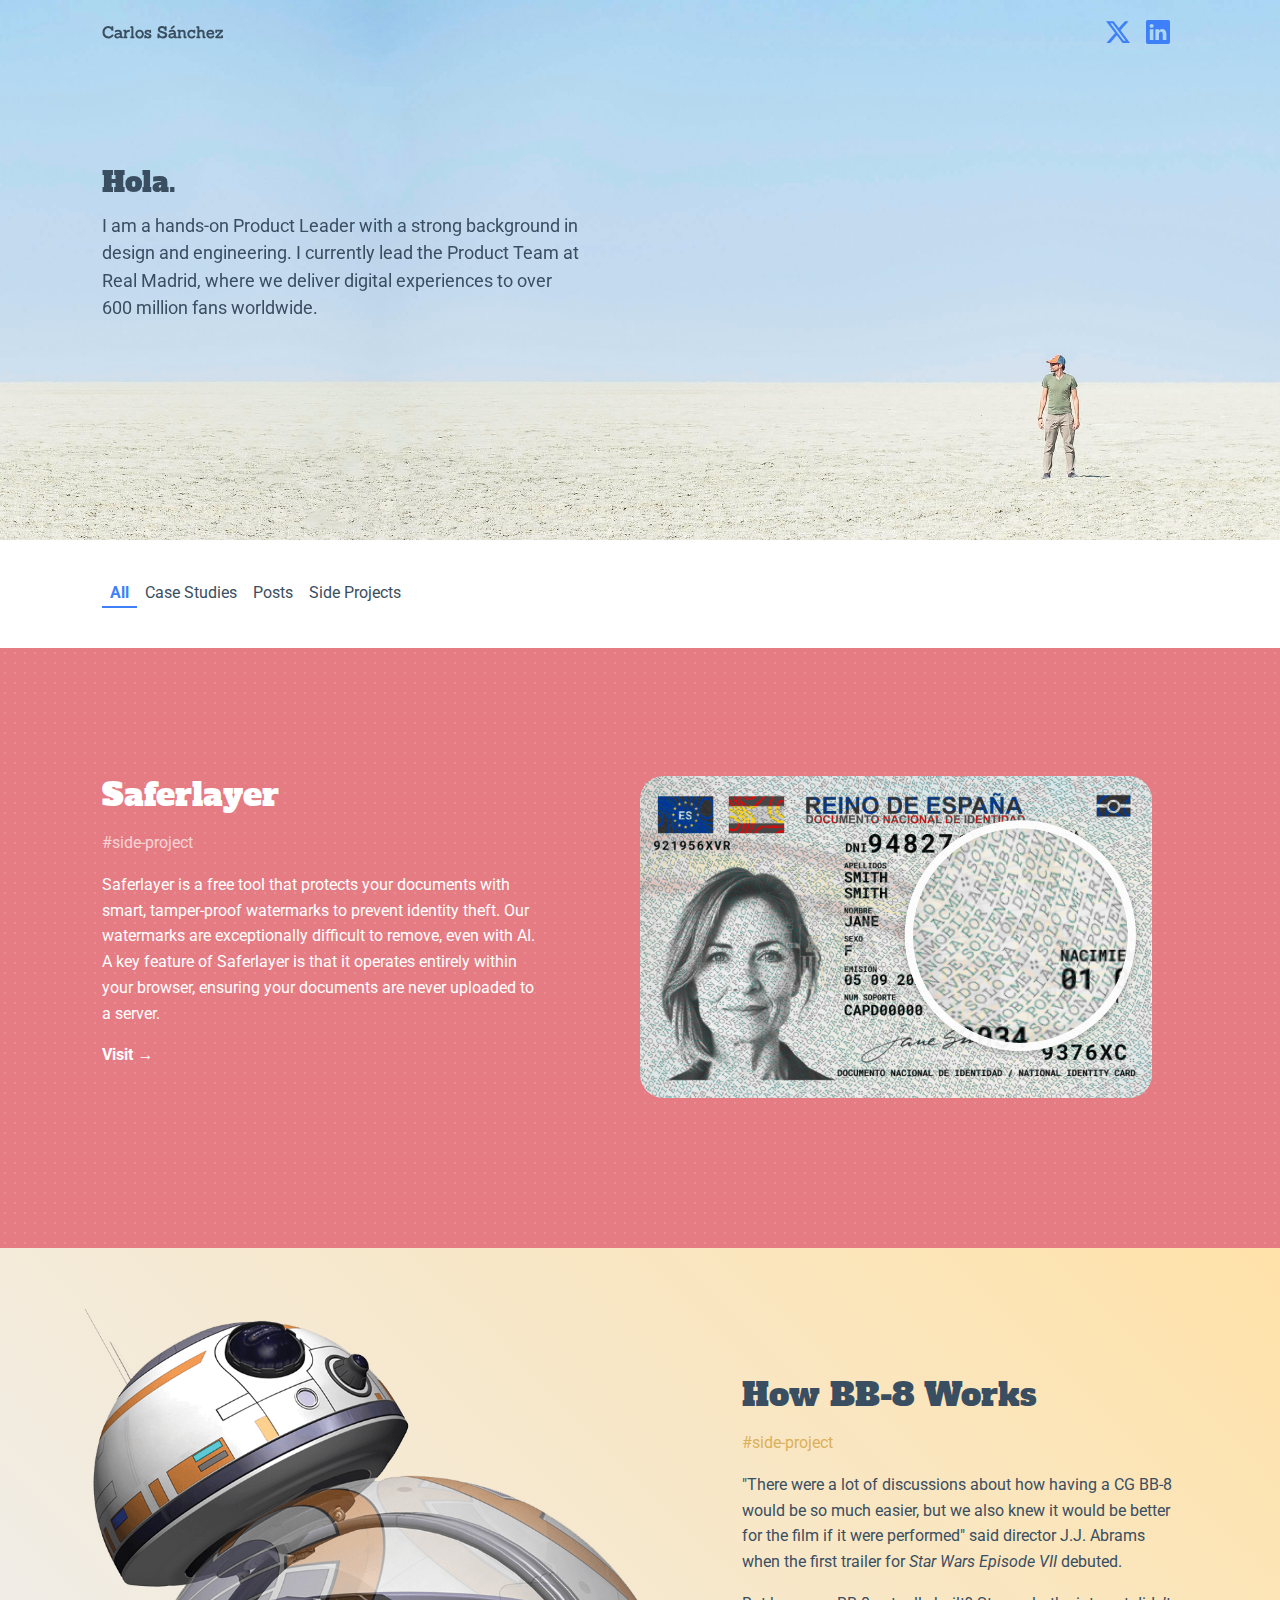
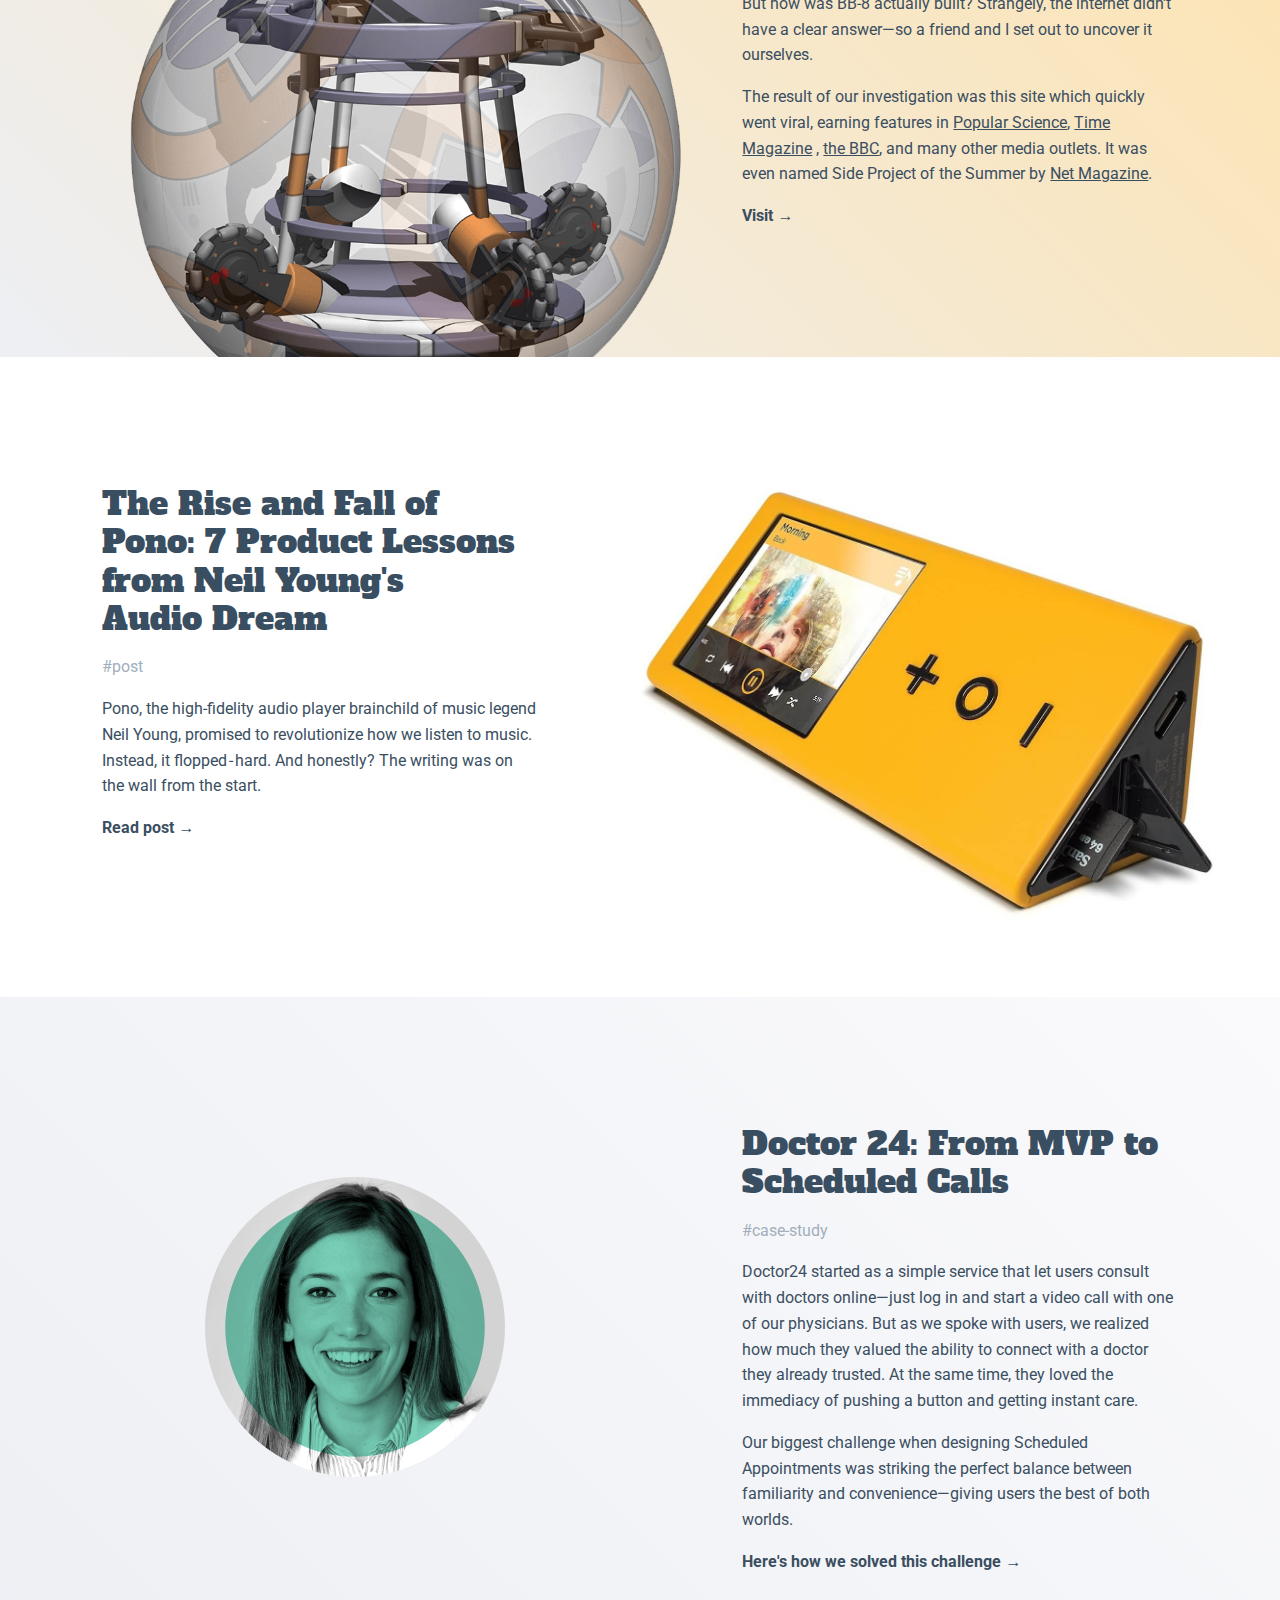
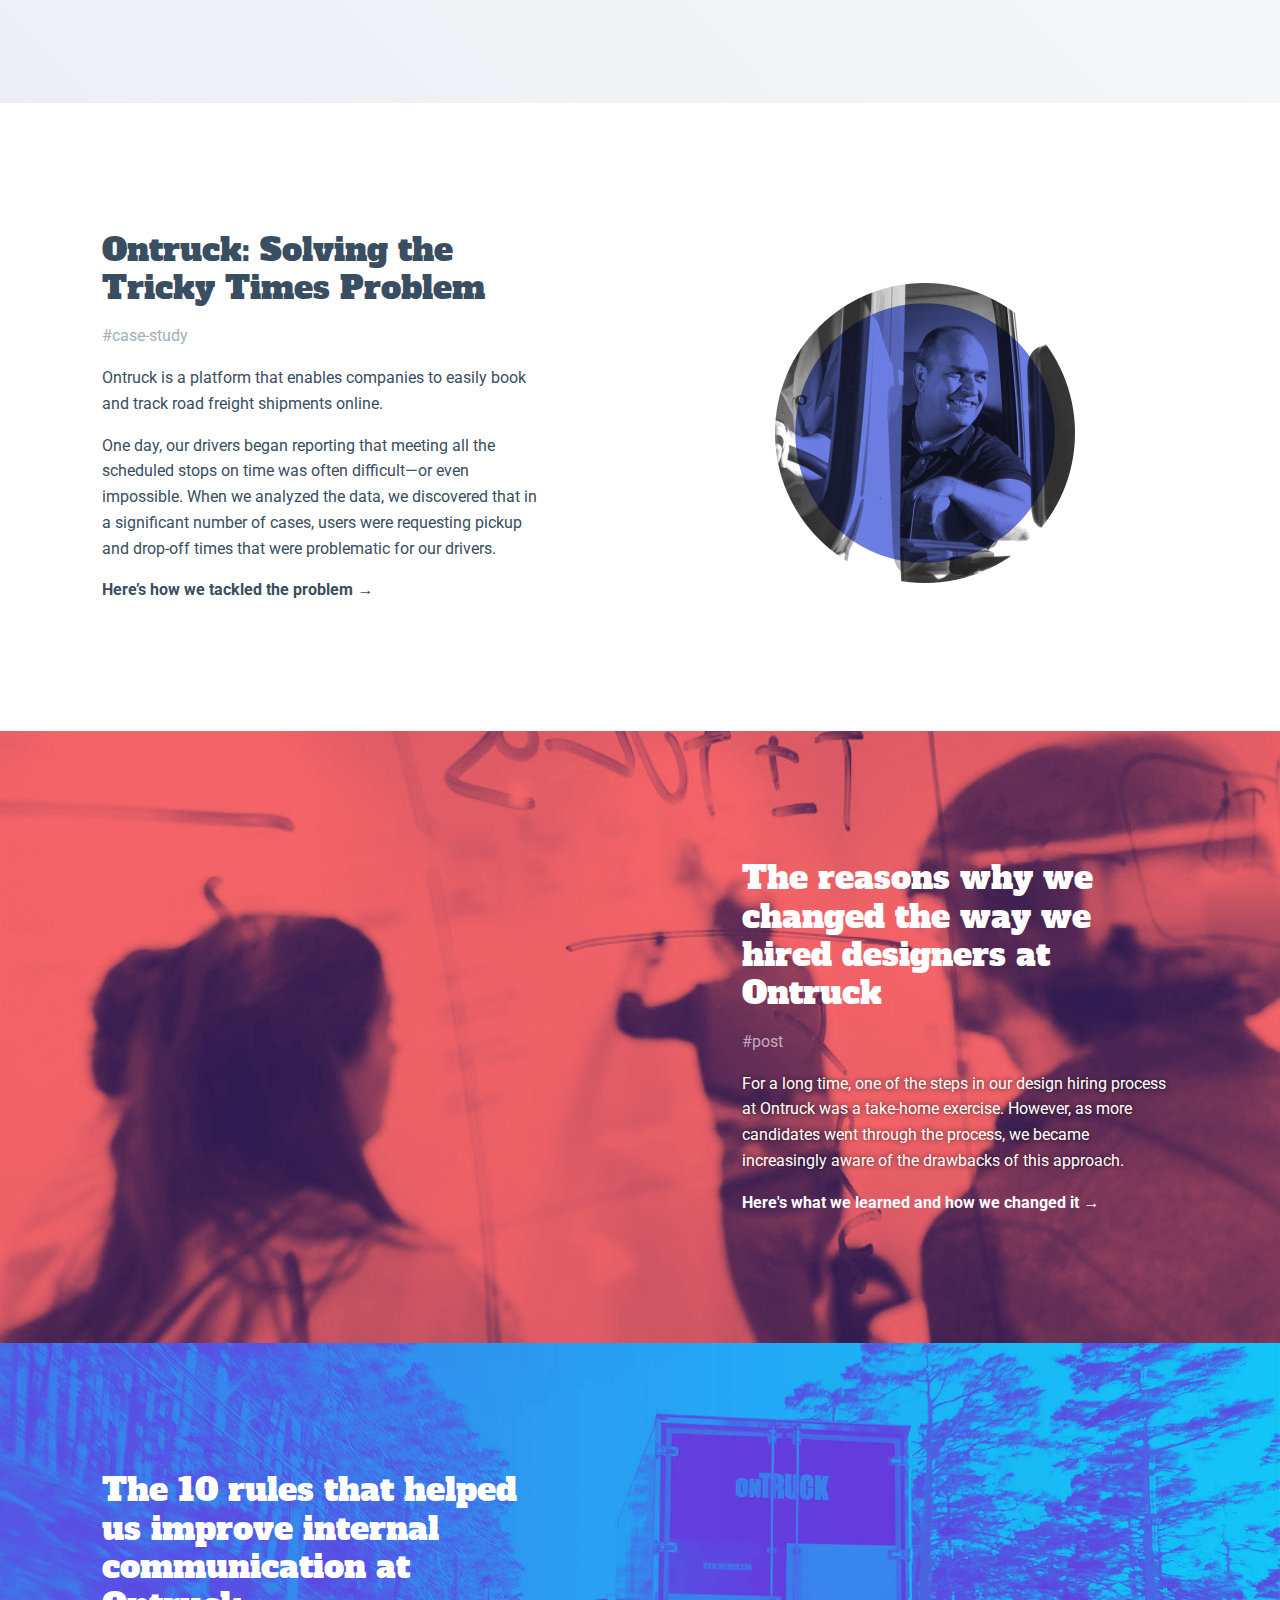
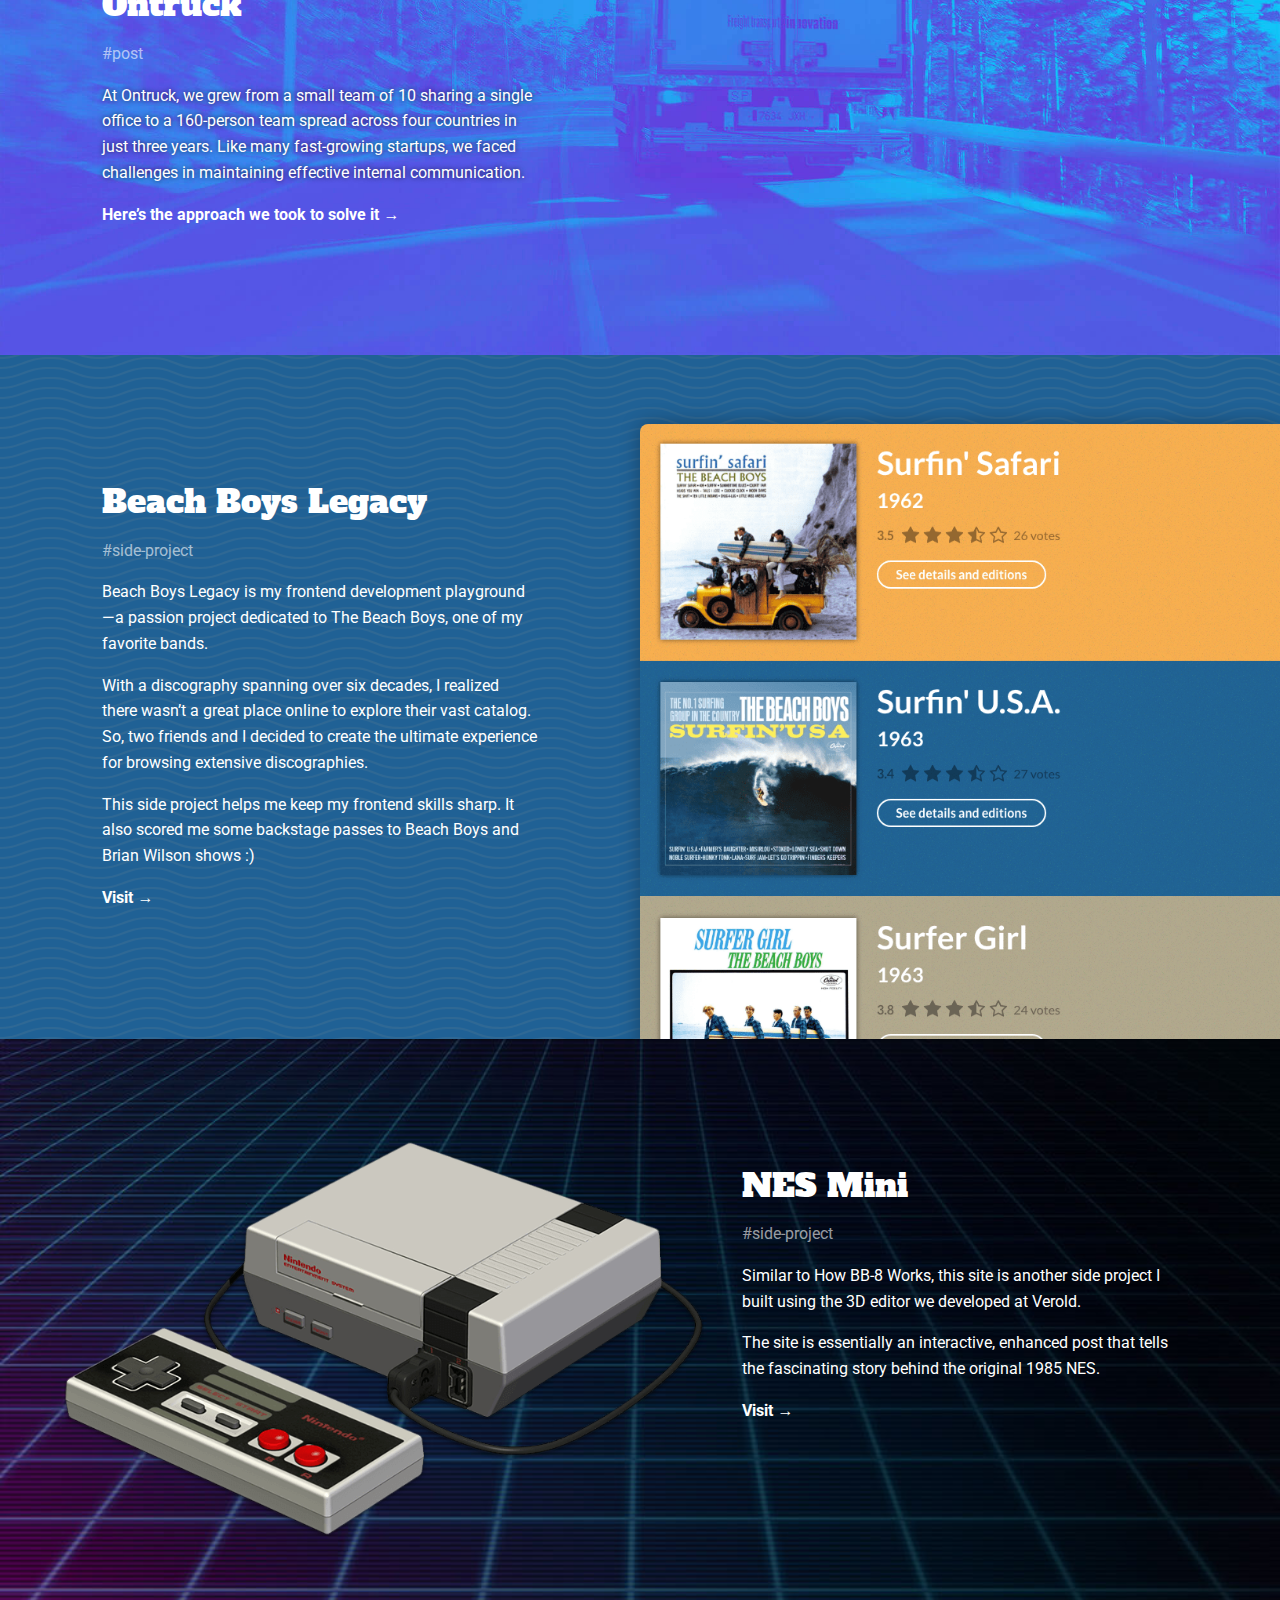
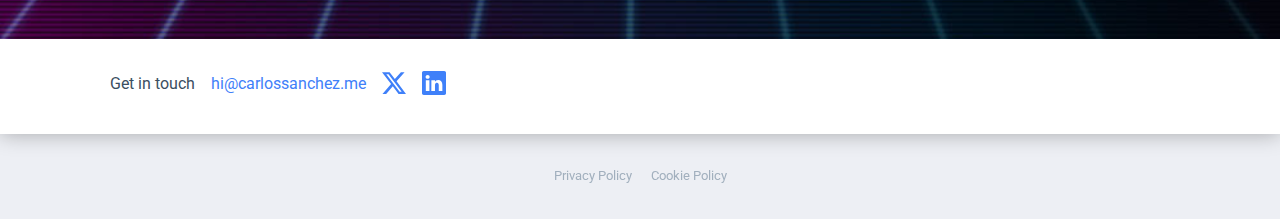
<file: index.html>
<!DOCTYPE html>
<html lang="en-US">
<head>
    <!-- Core Character Set and Compatibility -->
    <meta charset="UTF-8">
    <meta http-equiv="X-UA-Compatible" content="IE=edge">

    <!-- Basic Metadata -->
    <title>Carlos Sánchez › Product Leader</title>
    <meta name="description" content="Product Leader with a background in design and engineering">
    <meta name="author" content="Carlos Sánchez">
    <meta name="keywords" content="product ux design">
    <meta name="robots" content="index, follow"> <!-- Added for SEO -->

    <!-- Viewport and Mobile Optimization -->
    <meta name="viewport" content="width=device-width, initial-scale=1.0, shrink-to-fit=no">
    <meta name="HandheldFriendly" content="True">
    <meta name="MobileOptimized" content="320">
    <meta http-equiv="cleartype" content="on">

    <!-- Favicons and Icons -->
    <link rel="shortcut icon" href="favicon.ico">
    <link rel="icon" type="image/png" href="icon.png">
    <link rel="apple-touch-icon" href="icon.png">
    <!-- Added modern favicon sizes -->
    <link rel="icon" type="image/png" sizes="32x32" href="/favicon-32x32.png">
    <link rel="icon" type="image/png" sizes="16x16" href="/favicon-16x16.png">
    <link rel="manifest" href="/site.webmanifest"> <!-- Added for PWA support -->

    <!-- CSS -->
    <link rel="stylesheet" type="text/css" href="css/styles.css">
    <!-- Added preload for faster loading -->
    <link rel="preload" href="css/styles.css" as="style">

    <!-- Open Graph (Facebook) -->
    <meta property="og:title" content="Carlos Sánchez › Product Leader">
    <meta property="og:type" content="website">
    <meta property="og:image" content="https://carlossanchez.me/carlos-sanchez-website.png">
    <meta property="og:url" content="https://carlossanchez.me">
    <meta property="og:site_name" content="Carlos Sánchez">
    <meta property="og:description" content="Product Leader with a background in design and engineering">
    <!-- Added recommended OG tags -->
    <meta property="og:image:width" content="1200">
    <meta property="og:image:height" content="630">
    <meta property="og:locale" content="en_US">

    <!-- Twitter Cards -->
    <meta name="twitter:card" content="summary_large_image"> <!-- Updated to large image -->
    <meta name="twitter:title" content="Carlos Sánchez › Product Leader">
    <meta name="twitter:description" content="Product Leader with a background in design and engineering">
    <meta name="twitter:image" content="https://carlossanchez.me/carlos-sanchez-website.png">
    <!-- Added optional Twitter tags -->
    <meta name="twitter:site" content="@chocotuits"> <!-- Add your Twitter handle -->
    <meta name="twitter:creator" content="@chocotuits"> <!-- Add your Twitter handle -->

    <!-- Schema.org (Google+) -->
    <meta itemprop="name" content="Carlos Sánchez › Product Leader">
    <meta itemprop="description" content="Product Leader with a background in design and engineering">
    <meta itemprop="image" content="https://carlossanchez.me/carlos-sanchez-website.png">

    <!-- Security Headers -->
    <!-- <meta http-equiv="Content-Security-Policy" content="default-src 'self'; script-src 'self' https://ajax.googleapis.com https://www.googletagmanager.com https://embeds.iubenda.com https://cdn.iubenda.com; style-src 'self' 'unsafe-inline'; connect-src 'self' https://*.iubenda.com">
    <meta name="referrer" content="strict-origin-when-cross-origin"> -->

    <!-- Performance Optimizations -->
    <link rel="dns-prefetch" href="https://ajax.googleapis.com">
    <link rel="dns-prefetch" href="https://www.googletagmanager.com">

    <!-- Scripts -->
    <!--[if lt IE 9]>
        <script src="https://cdnjs.cloudflare.com/ajax/libs/html5shiv/3.7.3/html5shiv.min.js"></script>
    <![endif]-->
    <script src="https://ajax.googleapis.com/ajax/libs/jquery/3.7.1/jquery.min.js" defer></script>
    <script src="js/scripts-min.js" defer></script>

    <!-- Google tag (gtag.js) -->
    <script async src="https://www.googletagmanager.com/gtag/js?id=G-4D5KGELKY4"></script>
    <script>
      window.dataLayer = window.dataLayer || [];
      function gtag(){dataLayer.push(arguments);}
      gtag('js', new Date());

      gtag('config', 'G-4D5KGELKY4');
    </script>

    <!-- Preload important resources (adjust paths as needed) -->
    <!-- <link rel="preload" href="/path-to-important-font.woff2" as="font" type="font/woff2" crossorigin> -->

    <script type="text/javascript" src="//embeds.iubenda.com/widgets/e669c2ca-0cc7-4dd2-a8ac-9a11f7ee68d7.js"></script>

</head>

<body>

  <div class="body-wrapper-bg" id="bodyWrapperBg"></div>

  <div class="body-wrapper" name="top">

  <div class="header-bg"></div>

	<header class="header">

		<div class="container">

			<a class="logo" href="index.html">Carlos Sánchez</a>

        <ul class="nav header__contact">
          <!-- icons from https://icons.getbootstrap.com/ -->
          <li>
            <a href="https://twitter.com/chocotuits" target="_blank" title="twitter">
              <span aria-hidden="true">
                <svg xmlns="http://www.w3.org/2000/svg" width="24" height="24" fill="currentColor" viewBox="0 0 16 16">
                  <path d="M12.6.75h2.454l-5.36 6.142L16 15.25h-4.937l-3.867-5.07-4.425 5.07H.316l5.733-6.57L0 .75h5.063l3.495 4.633L12.601.75Zm-.86 13.028h1.36L4.323 2.145H2.865z"/>
                </svg>
              </span>
            </a>
          </li>
          <!-- <li>
            <a href="https://instagram.com/chocotuits" target="_blank" title="instagram">
              <span aria-hidden="true">
                <svg xmlns="http://www.w3.org/2000/svg" width="24" height="24" viewBox="0 0 24 24"><path d="M12 2.163c3.204 0 3.584.012 4.85.07 3.252.148 4.771 1.691 4.919 4.919.058 1.265.069 1.645.069 4.849 0 3.205-.012 3.584-.069 4.849-.149 3.225-1.664 4.771-4.919 4.919-1.266.058-1.644.07-4.85.07-3.204 0-3.584-.012-4.849-.07-3.26-.149-4.771-1.699-4.919-4.92-.058-1.265-.07-1.644-.07-4.849 0-3.204.013-3.583.07-4.849.149-3.227 1.664-4.771 4.919-4.919 1.266-.057 1.645-.069 4.849-.069zm0-2.163c-3.259 0-3.667.014-4.947.072-4.358.2-6.78 2.618-6.98 6.98-.059 1.281-.073 1.689-.073 4.948 0 3.259.014 3.668.072 4.948.2 4.358 2.618 6.78 6.98 6.98 1.281.058 1.689.072 4.948.072 3.259 0 3.668-.014 4.948-.072 4.354-.2 6.782-2.618 6.979-6.98.059-1.28.073-1.689.073-4.948 0-3.259-.014-3.667-.072-4.947-.196-4.354-2.617-6.78-6.979-6.98-1.281-.059-1.69-.073-4.949-.073zm0 5.838c-3.403 0-6.162 2.759-6.162 6.162s2.759 6.163 6.162 6.163 6.162-2.759 6.162-6.163c0-3.403-2.759-6.162-6.162-6.162zm0 10.162c-2.209 0-4-1.79-4-4 0-2.209 1.791-4 4-4s4 1.791 4 4c0 2.21-1.791 4-4 4zm6.406-11.845c-.796 0-1.441.645-1.441 1.44s.645 1.44 1.441 1.44c.795 0 1.439-.645 1.439-1.44s-.644-1.44-1.439-1.44z"/></svg>
              </span>
            </a>
          </li> -->
          <!-- <li>
            <a href="https://medium.com/@chocotuits" target="_blank" title="Medium">
              <span aria-hidden="true">
                <svg width="24" height="24" xmlns="http://www.w3.org/2000/svg" fill-rule="evenodd" clip-rule="evenodd"><path d="M2.846 6.887c.03-.295-.083-.586-.303-.784l-2.24-2.7v-.403h6.958l5.378 11.795 4.728-11.795h6.633v.403l-1.916 1.837c-.165.126-.247.333-.213.538v13.498c-.034.204.048.411.213.537l1.871 1.837v.403h-9.412v-.403l1.939-1.882c.19-.19.19-.246.19-.537v-10.91l-5.389 13.688h-.728l-6.275-13.688v9.174c-.052.385.076.774.347 1.052l2.521 3.058v.404h-7.148v-.404l2.521-3.058c.27-.279.39-.67.325-1.052v-10.608z"/></svg>
              </span>
            </a>
          </li> -->
          <li>
            <a href="https://www.linkedin.com/in/carlos-s%C3%A1nchez-garc%C3%ADa-9262a726/" target="_blank" title="linkedin">
              <span aria-hidden="true">
                <svg xmlns="http://www.w3.org/2000/svg" width="24" height="24" fill="currentColor" class="bi bi-linkedin" viewBox="0 0 16 16">
                  <path d="M0 1.146C0 .513.526 0 1.175 0h13.65C15.474 0 16 .513 16 1.146v13.708c0 .633-.526 1.146-1.175 1.146H1.175C.526 16 0 15.487 0 14.854zm4.943 12.248V6.169H2.542v7.225zm-1.2-8.212c.837 0 1.358-.554 1.358-1.248-.015-.709-.52-1.248-1.342-1.248S2.4 3.226 2.4 3.934c0 .694.521 1.248 1.327 1.248zm4.908 8.212V9.359c0-.216.016-.432.08-.586.173-.431.568-.878 1.232-.878.869 0 1.216.662 1.216 1.634v3.865h2.401V9.25c0-2.22-1.184-3.252-2.764-3.252-1.274 0-1.845.7-2.165 1.193v.025h-.016l.016-.025V6.169h-2.4c.03.678 0 7.225 0 7.225z"/>
                </svg>
              </span>
            </a>
          </li>
        </ul>

				<h1 id="elevatorPitch" class="elevator-pitch">
          <span>Hola.</span>
          I am a hands-on Product Leader with a strong background in design and engineering. I currently lead the Product Team at Real Madrid, where we deliver digital experiences to over 600 million fans worldwide.
        </h1>


		</div><!-- /container -->
	</header>


  <div class="main-content">

    <div class="tag-selector">
      <div class="container">
        <ul class="nav" id="navCategories">
          <li class="selected" id="categoryAll">All</li>
          <li id="categoryCaseStudies">Case Studies</li>
          <li id="categoryPosts">Posts</li>
          <li id="categorySideProjects">Side Projects</li>
          <!-- <li id="categoryTalks">Talks</li> -->

        </ul>
      </div>
    </div>


    <ul class="project-list">


      <li class="project-list__item project-list__item--light-bg project-list__item--saferlayer categorySideProjects">


        <div class="col col--left col6 project-list__item__info">
          <h2 class="project-list__item__info__title">Saferlayer</h2>
          <ul class="project-list__item__info__tags">
            <li>#side-project</li>
          </ul>
          <p>
            Saferlayer is a free tool that protects your documents with smart, tamper-proof watermarks to prevent identity theft. Our watermarks are exceptionally difficult to remove, even with AI. A key feature of Saferlayer is that it operates entirely within your browser, ensuring your documents are never uploaded to a server.
          </p>
          <a href="https://saferlayer.com" class="project-list__item__info__read-more" title="Visit" target="_blank">Visit<span aria-hidden="true"> &rarr;</span></a>
        </div>

        <img class="project-list__item__inline-img--saferlayer" src="img/projects/saferlayer.png">

      </li>


      <li class="project-list__item project-list__item--bb8 categorySideProjects">

        <div class="col col--right col6 project-list__item__info">
          <h2 class="project-list__item__info__title">How BB-8 Works</h2>
          <ul class="project-list__item__info__tags">
            <li>#side-project</li>
          </ul>
          <p>
            "There were a lot of discussions about how having a CG BB-8 would be so much easier, but we also knew it would be better for the film if it were performed" said director J.J. Abrams when the first trailer for <i>Star Wars Episode VII</i> debuted.
          </p>
          <p>
            But how was BB-8 actually built? Strangely, the internet didn’t have a clear answer—so a friend and I set out to uncover it ourselves.
          </p>
          <p>
            The result of our investigation was this site which quickly went viral, earning features in <a href="https://www.popsci.com/star-wars-fans-figure-out-force-awakens-new-robot" target="_blank">Popular Science</a>, <a href="http://time.com/4021837/star-wars-bb8-how/" target="_blank">Time Magazine</a> , <a href="https://twitter.com/chocotuits/status/677862618791563264" target="_blank">the BBC</a>, and many other media outlets. It was even named Side Project of the Summer by <a href="https://twitter.com/chocotuits/status/628434315823575040" target="_blank">Net Magazine</a>.
          </p>
          <a class="project-list__item__info__read-more" href="https://howbb8works.com" title="Read More" target="_blank">Visit<span aria-hidden="true"> &rarr;</span></a>
        </div>

        <div class="project-list__item__bg-img project-list__item__bg-img--left project-list__item__bg-img--bb8"></div>

      </li>





      <!-- <li class="project-list__item project-list__item--light-bg project-list__item--cubigram categorySideProjects">


        <div class="col col--left col6 project-list__item__info">
          <h2 class="project-list__item__info__title">Cubigram</h2>
          <ul class="project-list__item__info__tags">
            <li>#side-project</li>
          </ul>
          <p>
            Cubigram was a word game for iOS that I co-created with two friends during the 2020 lockdown. It grew to over 1,000 daily active users and 3,000 monthly active users. Due to limited bandwidth, we decided to remove it from the App Store, but we hope to bring it back soon.
          </p>
          <a href="https://cubigram.app" class="project-list__item__info__read-more" title="Visit" target="_blank">Visit<span aria-hidden="true"> &rarr;</span></a>
        </div>

        <div class="project-list__item__bg-img project-list__item__bg-img--right project-list__item__bg-img--cubigram"></div>



      </li> -->


      <li class="project-list__item categoryPosts">


        <div class="col col--left col6 project-list__item__info">
          <h2 class="project-list__item__info__title">The Rise and Fall of Pono: 7 Product Lessons from Neil Young's Audio Dream</h2>
          <ul class="project-list__item__info__tags">
            <li>#post</li>
          </ul>
          <p>
            Pono, the high-fidelity audio player brainchild of music legend Neil Young, promised to revolutionize how we listen to music. Instead, it flopped - hard. And honestly? The writing was on the wall from the start.
          </p>

          <a href="https://medium.com/p/011b06ad4aa9" target="_blank" class="project-list__item__info__read-more" title="Read More">Read post<span aria-hidden="true"> &rarr;</span></a>
        </div>

        <img class="project-list__item__inline-img--pono" src="img/projects/pono.jpg">


      </li>




      <li class="project-list__item project-list__item--gray-gradient-bg categoryCaseStudies">


        <div class="col col--right col6 project-list__item__info">
          <h2 class="project-list__item__info__title">Doctor 24: From MVP to Scheduled Calls</h2>
          <ul class="project-list__item__info__tags">
            <li>#case-study</li>
          </ul>
          <p>
            Doctor24 started as a simple service that let users consult with doctors online—just log in and start a video call with one of our physicians. But as we spoke with users, we realized how much they valued the ability to connect with a doctor they already trusted. At the same time, they loved the immediacy of pushing a button and getting instant care.
          </p>
          <p>
            Our biggest challenge when designing Scheduled Appointments was striking the perfect balance between familiarity and convenience—giving users the best of both worlds.
          </p>
          <a href="doctor24-case-study.html" class="project-list__item__info__read-more" title="Read More">Here's how we solved this challenge<span aria-hidden="true"> &rarr;</span></a>
        </div>

        <img class="project-list__item__inline-img project-list__item__inline-img--left" src="img/projects/doctor24.png">

      </li>



      <li class="project-list__item categoryCaseStudies">


        <div class="col col--left col6 project-list__item__info">
          <h2 class="project-list__item__info__title">Ontruck: Solving the Tricky Times Problem</h2>
          <ul class="project-list__item__info__tags">
            <li>#case-study</li>
          </ul>
          <p>
            Ontruck is a platform that enables companies to easily book and track road freight shipments online.
          </p>
          <p>
            One day, our drivers began reporting that meeting all the scheduled stops on time was often difficult—or even impossible. When we analyzed the data, we discovered that in a significant number of cases, users were requesting pickup and drop-off times that were problematic for our drivers.
          </p>
          <a href="ontruck-tricky-times-case-study.html" class="project-list__item__info__read-more" title="Read More">Here’s how we tackled the problem<span aria-hidden="true"> &rarr;</span></a>
        </div>

        <img class="project-list__item__inline-img project-list__item__inline-img--right" src="img/projects/ontruck-tricky-times.png">


      </li>




      <li class="project-list__item project-list__item--dark-bg project-list__item--post-hiring categoryPosts">


        <div class="col col--right col6 project-list__item__info">
          <h2 class="project-list__item__info__title">The reasons why we changed the way we hired designers at Ontruck</h2>
          <ul class="project-list__item__info__tags">
            <li>#post</li>
          </ul>
          <p class="text-shadow">
            For a long time, one of the steps in our design hiring process at Ontruck was a take-home exercise. However, as more candidates went through the process, we became increasingly aware of the drawbacks of this approach.
          </p>
          <a href="https://nerds.ontruck.com/the-reasons-why-we-have-changed-the-way-we-hire-designers-at-ontruck-dc2516a26b2e" class="project-list__item__info__read-more" title="Read More" target="_blank">Here's what we learned and how we changed it<span aria-hidden="true"> &rarr;</span></a>
        </div>


      </li>





      <li class="project-list__item project-list__item--dark-bg project-list__item--post-communication categoryPosts">


        <div class="col col--left col6 project-list__item__info">
          <h2 class="project-list__item__info__title">The 10 rules that helped us improve internal communication at Ontruck</h2>
          <ul class="project-list__item__info__tags">
            <li>#post</li>
          </ul>
          <p class="text-shadow">
            At Ontruck, we grew from a small team of 10 sharing a single office to a 160-person team spread across four countries in just three years. Like many fast-growing startups, we faced challenges in maintaining effective internal communication.
          </p>
          <a href="https://nerds.ontruck.com/the-10-rules-that-are-helping-us-fix-internal-communications-at-ontruck-74b7e1b73743" class="project-list__item__info__read-more" title="Read More" target="_blank">Here’s the approach we took to solve it<span aria-hidden="true"> &rarr;</span></a>
        </div>


      </li>








      <!-- <li class="project-list__item project-list__item--gray-gradient-bg project-list__item--guia-ny categorySideProjects">


        <div class="col col--left col6 project-list__item__info">
          <h2 class="project-list__item__info__title">NYC Photo Guide</h2>
          <ul class="project-list__item__info__tags">
            <li>#side-project</li>
          </ul>
          <p>
            This travel guide with some of the best photos I have taken in NYC is coming out in late 2020. To validate the interest in this project, I prototyped a few pages of the guide I had in mind and posted <a href="https://twitter.com/chocotuits/status/1280728320087187457" target="_blank">this tweet</a>. I decided to go to market based on the engagement and the feedback I received. I signed a deal with a publishing company to launch the guide in physical format through a crowdfunding campaign. The  campaign achieved its €6.5K goal in less than 24 hours.
          </p>
          <a class="project-list__item__info__read-more" href="http://bit.ly/3gSA85A" title="Read More" target="_blank">Visit<span aria-hidden="true"> &rarr;</span></a>
        </div>

        <div class="project-list__item__bg-img project-list__item__bg-img--right project-list__item__bg-img--guia-ny"></div>

      </li> -->







      <li class="project-list__item project-list__item--dark-bg project-list__item--bbl categorySideProjects">


        <div class="col col--left col6 project-list__item__info">
          <h2 class="project-list__item__info__title">Beach Boys Legacy</h2>
          <ul class="project-list__item__info__tags">
            <li>#side-project</li>
          </ul>
          <p>
          Beach Boys Legacy is my frontend development playground—a passion project dedicated to The Beach Boys, one of my favorite bands.
          </p>
          <p>
          With a discography spanning over six decades, I realized there wasn’t a great place online to explore their vast catalog. So, two friends and I decided to create the ultimate experience for browsing extensive discographies.
          </p>
          <p>
          This side project helps me keep my frontend skills sharp. It also scored me some backstage passes to Beach Boys and Brian Wilson shows :)
          </p>
          <a class="project-list__item__info__read-more" href="https://beachboyslegacy.com" title="Read More" target="_blank">Visit<span aria-hidden="true"> &rarr;</span></a>
        </div>

        <div class="project-list__item__bg-img project-list__item__bg-img--right project-list__item__bg-img--screenshot project-list__item__bg-img--bbl"></div>

      </li>








      <li class="project-list__item project-list__item--dark-bg project-list__item--nes categorySideProjects">

        <div class="col col--right col6 project-list__item__info">
          <h2 class="project-list__item__info__title">NES Mini</h2>
          <ul class="project-list__item__info__tags">
            <li>#side-project</li>
          </ul>
          <p>Similar to How BB-8 Works, this site is another side project I built using the 3D editor we developed at Verold.
          </p>
          <p>
            The site is essentially an interactive, enhanced post that tells the fascinating story behind the original 1985 NES.</p>
          <a class="project-list__item__info__read-more" href="https://nintendo-mini.github.io/" title="Read More" target="_blank">Visit<span aria-hidden="true"> &rarr;</span></a>
        </div>

        <div class="project-list__item__bg-img project-list__item__bg-img--left project-list__item__bg-img--nes"></div>
        <div class="nes-grid flickering"></div>

      </li>







    </ul><!-- /project list -->


  </div><!-- /main-content -->



	<footer class="footer">


		<div class="container">

      <ul class="nav footer__contact pull-left">
        <li class="getintouch-label">Get in touch</li>
        <li>
          <a href="mailto:hi@carlossanchez.me" title="Send email to hi@carlossanchez.me">
            hi@carlossanchez.me
          </a>
        </li>
        <li>
          <a href="https://twitter.com/chocotuits" target="_blank" title="twitter">
            <svg xmlns="http://www.w3.org/2000/svg" width="24" height="24" fill="currentColor" viewBox="0 0 16 16">
              <path d="M12.6.75h2.454l-5.36 6.142L16 15.25h-4.937l-3.867-5.07-4.425 5.07H.316l5.733-6.57L0 .75h5.063l3.495 4.633L12.601.75Zm-.86 13.028h1.36L4.323 2.145H2.865z"/>
            </svg>
          </a>
        </li>
        <!-- <li>
          <a href="https://instagram.com/chocotuits" target="_blank" title="instagram">
            <svg xmlns="http://www.w3.org/2000/svg" width="24" height="24" viewBox="0 0 24 24"><path d="M12 2.163c3.204 0 3.584.012 4.85.07 3.252.148 4.771 1.691 4.919 4.919.058 1.265.069 1.645.069 4.849 0 3.205-.012 3.584-.069 4.849-.149 3.225-1.664 4.771-4.919 4.919-1.266.058-1.644.07-4.85.07-3.204 0-3.584-.012-4.849-.07-3.26-.149-4.771-1.699-4.919-4.92-.058-1.265-.07-1.644-.07-4.849 0-3.204.013-3.583.07-4.849.149-3.227 1.664-4.771 4.919-4.919 1.266-.057 1.645-.069 4.849-.069zm0-2.163c-3.259 0-3.667.014-4.947.072-4.358.2-6.78 2.618-6.98 6.98-.059 1.281-.073 1.689-.073 4.948 0 3.259.014 3.668.072 4.948.2 4.358 2.618 6.78 6.98 6.98 1.281.058 1.689.072 4.948.072 3.259 0 3.668-.014 4.948-.072 4.354-.2 6.782-2.618 6.979-6.98.059-1.28.073-1.689.073-4.948 0-3.259-.014-3.667-.072-4.947-.196-4.354-2.617-6.78-6.979-6.98-1.281-.059-1.69-.073-4.949-.073zm0 5.838c-3.403 0-6.162 2.759-6.162 6.162s2.759 6.163 6.162 6.163 6.162-2.759 6.162-6.163c0-3.403-2.759-6.162-6.162-6.162zm0 10.162c-2.209 0-4-1.79-4-4 0-2.209 1.791-4 4-4s4 1.791 4 4c0 2.21-1.791 4-4 4zm6.406-11.845c-.796 0-1.441.645-1.441 1.44s.645 1.44 1.441 1.44c.795 0 1.439-.645 1.439-1.44s-.644-1.44-1.439-1.44z"/></svg>
          </a>
        </li> -->
        <!-- <li>
          <a href="https://medium.com/@chocotuits" target="_blank" title="Medium">
            <span aria-hidden="true">
              <svg width="24" height="24" xmlns="http://www.w3.org/2000/svg" fill-rule="evenodd" clip-rule="evenodd"><path d="M2.846 6.887c.03-.295-.083-.586-.303-.784l-2.24-2.7v-.403h6.958l5.378 11.795 4.728-11.795h6.633v.403l-1.916 1.837c-.165.126-.247.333-.213.538v13.498c-.034.204.048.411.213.537l1.871 1.837v.403h-9.412v-.403l1.939-1.882c.19-.19.19-.246.19-.537v-10.91l-5.389 13.688h-.728l-6.275-13.688v9.174c-.052.385.076.774.347 1.052l2.521 3.058v.404h-7.148v-.404l2.521-3.058c.27-.279.39-.67.325-1.052v-10.608z"/></svg>
            </span>
          </a>
        </li> -->
        <li>
          <a href="https://www.linkedin.com/in/carlos-s%C3%A1nchez-garc%C3%ADa-9262a726/" target="_blank" title="linkedin">
            <svg xmlns="http://www.w3.org/2000/svg" width="24" height="24" fill="currentColor" class="bi bi-linkedin" viewBox="0 0 16 16">
              <path d="M0 1.146C0 .513.526 0 1.175 0h13.65C15.474 0 16 .513 16 1.146v13.708c0 .633-.526 1.146-1.175 1.146H1.175C.526 16 0 15.487 0 14.854zm4.943 12.248V6.169H2.542v7.225zm-1.2-8.212c.837 0 1.358-.554 1.358-1.248-.015-.709-.52-1.248-1.342-1.248S2.4 3.226 2.4 3.934c0 .694.521 1.248 1.327 1.248zm4.908 8.212V9.359c0-.216.016-.432.08-.586.173-.431.568-.878 1.232-.878.869 0 1.216.662 1.216 1.634v3.865h2.401V9.25c0-2.22-1.184-3.252-2.764-3.252-1.274 0-1.845.7-2.165 1.193v.025h-.016l.016-.025V6.169h-2.4c.03.678 0 7.225 0 7.225z"/>
            </svg>
          </a>
        </li>
      </ul>




		</div><!-- /container -->




	</footer>




</div><!-- /body-wrapper -->

<div class="container">
  <ul class="legal-links">
    <li>
      <a href="https://www.iubenda.com/privacy-policy/97562572" target="_blank" class="iubenda-white iubenda-noiframe iubenda-embed iubenda-noiframe " title="Privacy Policy ">Privacy Policy</a><script type="text/javascript">(function (w,d) {var loader = function () {var s = d.createElement("script"), tag = d.getElementsByTagName("script")[0]; s.src="https://cdn.iubenda.com/iubenda.js"; tag.parentNode.insertBefore(s,tag);}; if(w.addEventListener){w.addEventListener("load", loader, false);}else if(w.attachEvent){w.attachEvent("onload", loader);}else{w.onload = loader;}})(window, document);</script>
    </li>
    <li>
      <a href="https://www.iubenda.com/privacy-policy/97562572/cookie-policy" target="_blank" class="iubenda-white iubenda-noiframe iubenda-embed iubenda-noiframe " title="Cookie Policy ">Cookie Policy</a><script type="text/javascript">(function (w,d) {var loader = function () {var s = d.createElement("script"), tag = d.getElementsByTagName("script")[0]; s.src="https://cdn.iubenda.com/iubenda.js"; tag.parentNode.insertBefore(s,tag);}; if(w.addEventListener){w.addEventListener("load", loader, false);}else if(w.attachEvent){w.attachEvent("onload", loader);}else{w.onload = loader;}})(window, document);</script>
    </li>
  </ul>
</div>


<a class="scroll-to-anchor back-to-top" id="backToTop" title="Back to top" href="#top">
  <img src="img/up-arrow.svg" alt="up arrow">
</a>



</body>
</html>

<!-- /nonessential resources -->
<link href="https://fonts.googleapis.com/css?family=Alfa+Slab+One|Roboto:400,400i,700,700i|Sanchez" rel="stylesheet">
</file>
<file: css/styles.css>
/*! normalize.css v4.0.0 | MIT License | github.com/necolas/normalize.css */html{font-family:sans-serif;-ms-text-size-adjust:100%;-webkit-text-size-adjust:100%}body{margin:0}article,aside,details,figcaption,figure,footer,header,main,menu,nav,section,summary{display:block}audio,canvas,progress,video{display:inline-block}audio:not([controls]){display:none;height:0}progress{vertical-align:baseline}[hidden],template{display:none}a{background-color:transparent}a:active,a:hover{outline-width:0}abbr[title]{border-bottom:none;text-decoration:underline;text-decoration:underline dotted}b,strong{font-weight:inherit}b,strong{font-weight:bolder}dfn{font-style:italic}h1{font-size:2em;margin:.67em 0}mark{background-color:#ff0;color:#000}small{font-size:80%}sub,sup{font-size:75%;line-height:0;position:relative;vertical-align:baseline}sub{bottom:-.25em}sup{top:-.5em}img{border-style:none}svg:not(:root){overflow:hidden}code,kbd,pre,samp{font-family:monospace,monospace;font-size:1em}figure{margin:1em 40px}hr{box-sizing:content-box;height:0;overflow:visible}button,input,select,textarea{font:inherit;margin:0}optgroup{font-weight:700}button,input,select{overflow:visible}button,select{text-transform:none}[type=reset],[type=submit],button,html [type=button]{-webkit-appearance:button}button::-moz-focus-inner,input::-moz-focus-inner{border:0;padding:0}button:-moz-focusring,input:-moz-focusring{outline:1px dotted ButtonText}fieldset{border:1px solid silver;margin:0 2px;padding:.35em .625em .75em}legend{box-sizing:border-box;color:inherit;display:table;max-width:100%;padding:0;white-space:normal}textarea{overflow:auto}[type=checkbox],[type=radio]{box-sizing:border-box;padding:0}[type=number]::-webkit-inner-spin-button,[type=number]::-webkit-outer-spin-button{height:auto}[type=search]{-webkit-appearance:textfield}[type=search]::-webkit-search-cancel-button,[type=search]::-webkit-search-decoration{-webkit-appearance:none}.noselect{-webkit-touch-callout:none;-webkit-user-select:none;-khtml-user-select:none;-moz-user-select:none;-ms-user-select:none;user-select:none}*{-moz-box-sizing:border-box;-webkit-box-sizing:border-box;box-sizing:border-box}embed,iframe,img,object,video{max-width:100%}html,html a{-webkit-font-smoothing:antialiased;text-shadow:1px 1px 1px rgba(0,0,0,.004)}body{font:400 16px/1.61 Roboto,sans-serif;color:#3A4E61;background:#EDEFF4}h1,h2,h3,h4,h5,h6{font-size:100%;font-weight:400;margin:0}ul{padding:0;margin:0;list-style:none}a{text-decoration:underline;color:inherit}.clearfix:after,.clearfix:before{display:table;content:"";line-height:0}.clearfix:after{clear:both}.containing-block{position:relative}.disabled-link{text-decoration:none;pointer-events:none}.pull-right{float:right}.pull-left{float:left}.text-shadow{text-shadow:0 0 5px rgba(0,0,0,.7)}.bulleted-list{list-style:disc;margin-left:24px;margin-bottom:1rem}.flickering{animation-name:flicker;animation-duration:6s;animation-iteration-count:infinite;animation-timing-function:linear}@keyframes flicker{from{opacity:1}2%{opacity:.5}3%{opacity:.45}4%{opacity:.55}5%{opacity:.45}6%{opacity:.5}7%{opacity:.65}8%{opacity:.55}9%{opacity:.7}10%{opacity:.55}11%{opacity:.5}12%{opacity:.5}13%{opacity:.5}14%{opacity:.69}15%{opacity:.5}16%{opacity:.45}20%{opacity:.5}21%{opacity:.6}22%{opacity:.5}23%{opacity:.5}24%{opacity:.5}25%{opacity:.75}30%{opacity:.5}34%{opacity:.5}35%{opacity:.6}36%{opacity:.5}46%{opacity:.5}47%{opacity:.6}48%{opacity:.5}to{opacity:1}}.col{float:left;min-height:1em;-webkit-transition:all .2s ease;-moz-transition:all .2s ease;-ms-transition:all .2s ease;-o-transition:all .2s ease;transition:all .2s ease}.col6{width:100%}.col--left{float:left}.col--right{float:right}@media screen and (min-width:960px){.col6{width:50%}}.cookies-policy-wrapper{margin:40px auto;width:90%;max-width:600px}.twitter-threads-wrapper{margin:40px auto;width:90%;max-width:500px}.twitter-threads li{margin-bottom:4rem}.post-body{background:#fff;overflow-x:hidden}.post-wrapper{margin:40px auto;width:90%;max-width:600px}.post-wrapper h1,.post-wrapper h2{font-family:'Alfa Slab One',Roboto,sans-serif;line-height:1.2}.post-wrapper h1{font-size:2em;margin-bottom:1em;color:#3F80F9}.post-wrapper h2{font-size:1.5em;margin:3em 0 1em}.post-wrapper h1+h2{margin-top:2em}.post-wrapper a{text-decoration:none;border-bottom:4px solid rgba(63,128,249,.5)}.post-wrapper figure{width:120%;position:relative;left:-10%;margin:2rem 0;text-align:center}.post-wrapper figure img{width:100%;max-width:90vw;box-shadow:0 2px 20px rgba(0,0,0,.2);border-radius:16px}.post-wrapper figure figcaption{font-size:.8rem;color:#a1afbd;text-align:left;display:block;margin:.5rem auto;padding-left:16px;max-width:90vw}.post-wrapper ul{list-style:disc;padding-left:1.5em}.post-wrapper ul li{margin-bottom:1em}.post-wrapper p+.back-to-home{margin-top:4em}.post-wrapper ol,.post-wrapper p,.post-wrapper ul{font-family:Lora,serif}.post-wrapper .back-to-home{font-size:1rem;text-decoration:none;border:none}.post-wrapper .callout{background:#EDEFF4;padding:4%;border-radius:4px}.post-wrapper .callout:after,.post-wrapper .callout:before{display:table;content:"";line-height:0}.post-wrapper .callout:after{clear:both}.post-wrapper .callout__text{float:left;display:inline-block;width:91%}.post-wrapper .callout__icon{float:left;width:6%}@media screen and (min-width:600px){.post-wrapper{font-size:1.2rem;line-height:1.61}}.night-sky-body{color:#fff;background:#0D1424}.night-sky-header{position:absolute;top:0;left:0;right:0;z-index:-1}.night-sky-header-links{position:absolute;top:16px;right:16px;font-size:.9rem;line-height:24px}.night-sky-header-links a{color:#8F838B;text-decoration:none;vertical-align:top;margin-left:8px;text-shadow:0 0 5px rgba(0,0,0,.7)}.night-sky-header-links a svg path{fill:#8F838B}.night-sky-header__gradient{position:absolute;top:0;bottom:0;left:0;right:0;background:#0d1424;background:linear-gradient(0deg,#0d1424 0,rgba(13,20,36,0) 100%)}.night-sky-wrapper{padding:5rem 0}.night-sky-wrapper h1{font-family:'Bigshot One',Roboto,sans-serif;color:#FEBF4F;text-align:center;font-size:4rem}.night-sky-wrapper h2{text-align:center;text-transform:uppercase;margin-bottom:4rem;letter-spacing:.03em;font-weight:300}.night-sky-wrapper h3{color:#8F838B;text-align:center;margin-bottom:4rem;line-height:16px}.night-sky-figure{width:90%;max-width:800px;margin:0 auto 8rem}.night-sky-figure__img-wrapper{border:1px solid rgba(255,255,255,.3);border-radius:32px;padding:32px 32px 30px;margin-bottom:1rem;pointer-events:none}.night-sky-figure__img-wrapper img{box-shadow:0 0 20px rgba(0,0,0,.8);border-radius:16px}.night-sky-photo-wrapper__caption{color:#8F838B;text-align:center;line-height:32px}.night-sky-photo-wrapper__cta{text-align:center;display:block;text-decoration:none;line-height:32px}@media screen and (min-width:600px){.night-sky-photo-wrapper__caption{float:left;position:relative;top:-32px;left:32px;height:32px;padding:0 8px;background:#0D1424;max-width:85%;overflow:hidden;text-overflow:ellipsis}.night-sky-photo-wrapper__cta{float:right;background:#0D1424;position:relative;height:32px;top:-32px;right:32px;padding:0 8px}}.night-sky-footer{text-align:center}.content-wrapper h2,.content-wrapper h3{font-family:'Alfa Slab One',Roboto,sans-serif;margin-bottom:1em;line-height:1.2}.content-wrapper h2{font-size:2rem}.content-wrapper h3{font-size:1.5rem;color:#3F80F9}.content-wrapper p+h3{margin-top:2em}.back-to-home{display:block;margin-bottom:2em;text-decoration:none;color:#a1afbd}.body-wrapper{width:100%;max-width:1280px;display:block;margin:0 auto;position:relative;box-shadow:0 0 20px rgba(0,0,0,.3);border-radius:0 0 16px 16px;overflow:hidden}.body-wrapper-bg{position:fixed;height:60vmin;min-height:420px;width:100%;margin:0 auto;background:#AAD6F3 url(../img/hero-bg.jpg) repeat center right;background-size:contain;z-index:-1}@media screen and (max-width:1280px){.body-wrapper{border-radius:0}}.header{height:60vmin;min-height:420px;position:relative;z-index:0}@media screen and (max-width:600px){.header{height:auto;padding-bottom:60px;background:rgba(0,0,0,.5)}}.header-bg{position:fixed;height:60vmin;min-height:420px;width:100%;max-width:1280px;margin:0 auto;background:#AAD6F3 url(../img/hero.jpg) no-repeat center right;background-size:cover;z-index:-1}.nav{position:relative;font-size:1rem}.nav:after,.nav:before{display:table;content:"";line-height:0}.nav:after{clear:both}.nav li{float:left;padding:0 8px}.nav a{text-decoration:none;color:#3F80F9}.header__contact{float:right;top:20px}.header__contact svg path{fill:#3F80F9}@media screen and (max-width:600px){.nav li{padding:0 8px}.header__contact svg path{fill:#fff}}.footer__contact a{color:#3F80F9}.footer__contact li svg path{fill:#3F80F9}@media screen and (max-width:600px){.getintouch-label{width:100%;margin-bottom:8px}}.legal-links{width:100%;text-align:center;margin:32px 0;font-size:.8rem}.legal-links li{display:inline-block}.legal-links li a{text-decoration:none;color:#a1afbd;padding:8px}.legal-links li a:hover{text-decoration:underline}.main-content{background:#fff;position:relative;z-index:1}.container{width:100%;padding:0 8%;margin:0 auto;position:relative;z-index:1;-webkit-transition:all .2s ease;-moz-transition:all .2s ease;-ms-transition:all .2s ease;-o-transition:all .2s ease;transition:all .2s ease}.container:after,.container:before{display:table;content:"";line-height:0}.container:after{clear:both}@media screen and (max-width:600px){.container{padding:0 4%}}.logo{position:relative;top:20px;font-family:Sanchez,Roboto,sans-serif;color:#3A4E61;text-decoration:none;font-weight:600}.elevator-pitch{position:fixed;width:480px;color:#3A4E61;top:18vmin;font-size:1.15rem;font-weight:400;z-index:0;line-height:1.5}.elevator-pitch span{font-family:'Alfa Slab One',Roboto,sans-serif;font-size:1.5em;display:block;margin-bottom:.3em}.elevator-pitch a{color:#3A4E61;text-decoration:underline}@media screen and (max-width:600px){.logo{color:#fff}.elevator-pitch{position:relative;width:100%;color:#fff}.elevator-pitch a{color:#fff}}.footer{clear:both;z-index:1;position:relative;background:#fff;padding:32px 0}.tag-selector{padding:32px 0}.tag-selector li{cursor:pointer;border-bottom:2px solid transparent;margin:8px 0}.tag-selector li:hover{color:#3F80F9}.tag-selector .selected{color:#3F80F9;font-weight:700;border-bottom:2px solid #3F80F9}.project-list__item{min-height:600px;overflow:hidden;position:relative;background-color:#fff}.project-list__item:after,.project-list__item:before{display:table;content:"";line-height:0}.project-list__item:after{clear:both}.project-list__item--dark-bg{color:#fff}.project-list__item--dark-bg .project-list__item__info__tags li{color:rgba(255,255,255,.6)}.project-list__item--dark-bg .project-list__item__info__read-more:hover{border-color:#fff}.project-list__item--bbl{background-color:#206195;background-image:url("data:image/svg+xml,%3Csvg width='100' height='20' viewBox='0 0 100 20' xmlns='http://www.w3.org/2000/svg'%3E%3Cpath d='M21.184 20c.357-.13.72-.264 1.088-.402l1.768-.661C33.64 15.347 39.647 14 50 14c10.271 0 15.362 1.222 24.629 4.928.955.383 1.869.74 2.75 1.072h6.225c-2.51-.73-5.139-1.691-8.233-2.928C65.888 13.278 60.562 12 50 12c-10.626 0-16.855 1.397-26.66 5.063l-1.767.662c-2.475.923-4.66 1.674-6.724 2.275h6.335zm0-20C13.258 2.892 8.077 4 0 4V2c5.744 0 9.951-.574 14.85-2h6.334zM77.38 0C85.239 2.966 90.502 4 100 4V2c-6.842 0-11.386-.542-16.396-2h-6.225zM0 14c8.44 0 13.718-1.21 22.272-4.402l1.768-.661C33.64 5.347 39.647 4 50 4c10.271 0 15.362 1.222 24.629 4.928C84.112 12.722 89.438 14 100 14v-2c-10.271 0-15.362-1.222-24.629-4.928C65.888 3.278 60.562 2 50 2 39.374 2 33.145 3.397 23.34 7.063l-1.767.662C13.223 10.84 8.163 12 0 12v2z' fill='%23477294' fill-opacity='0.4' fill-rule='evenodd'/%3E%3C/svg%3E")}.project-list__item--nes{background-color:#000}.project-list__item--ux-talk{background-image:url(../img/projects/ux-talk.jpg);background-size:cover;background-position:bottom center}.project-list__item--post-hiring{background-image:url(../img/projects/post-hiring.png);background-size:cover;background-position:bottom center}.project-list__item--post-communication{background-image:url(../img/projects/post-communication.jpg);background-size:cover;background-position:bottom center}.project-list__item--night-sky{background-image:url(../img/projects/night-sky.jpg);background-size:cover;background-position:bottom center}.project-list__item--night-sky{background-image:url(../img/projects/night-sky.jpg);background-size:cover;background-position:bottom center}.project-list__item--cubigram{background-color:#ff8889}.project-list__item--cubigram h2{color:#fff}.project-list__item--cubigram p{color:#441e3d}.project-list__item--cubigram li{color:#7c3c5a!important}.project-list__item--cubigram a{color:#441e3d}.project-list__item--cubigram a:hover{border-color:#441e3d!important}.project-list__item__bg-img--cubigram{background-image:url(../img/projects/cubigram.png);background-size:60%;background-position:top center}.project-list__item--saferlayer{background:#E57B83;background-image:radial-gradient(#E88C93 .8px,#E57B83 .8px);background-size:10px 10px}.project-list__item--saferlayer h2{color:#fff}.project-list__item--saferlayer p{color:#fff!important}.project-list__item--saferlayer li{color:#F7D4D6!important}.project-list__item--saferlayer a{color:#fff}.project-list__item--saferlayer a:hover{border-color:#fff!important}.project-list__item__bg-img--saferlayer{background-image:url(../img/projects/saferlayer.png);background-size:100%;background-position:center center}@media screen and (min-width:600px){.project-list__item__bg-img--saferlayer{background-size:64%}}.project-list__item--bb8{background-color:#EDEFF4;background-image:linear-gradient(#EDEFF4,#FFE2A9);background:#EDEFF4;background:linear-gradient(45deg,#EDEFF4 0,#FFE2A9 100%)}.project-list__item--bb8 li{color:#DBB05B!important}.project-list__item--validation-talk{background-image:url(../img/projects/validation-talk.jpg);background-size:cover;background-position:bottom left}.project-list__item--product-process{background-image:url(../img/projects/product-process-talk.jpg);background-size:cover;background-position:bottom right}.project-list__item--gray-gradient-bg{background-color:#EDEFF4;background-image:linear-gradient(#EDEFF4,#FAFAFC);background:#EDEFF4;background:linear-gradient(45deg,#EDEFF4 0,#FAFAFC 100%)}@media screen and (min-width:960px){.project-list__item--ux-talk{background-position:bottom center}.project-list__item--validation-talk{background-position:bottom center}.project-list__item--product-process{background-position:bottom center}}.nes-grid{position:absolute;top:0;left:0;bottom:0;right:0;background-image:url(../img/projects/nes-bg.jpg);background-size:cover;background-position:top center;z-index:0}.project-list__item__inline-img{position:absolute;height:260px;bottom:40px;-webkit-transition:all .2s ease;-moz-transition:all .2s ease;-ms-transition:all .2s ease;-o-transition:all .2s ease;transition:all .2s ease}.project-list__item__inline-img--left{left:50%;margin-left:-130px}.project-list__item__inline-img--right{right:50%;margin-right:-130px}.project-list__item__bg-img{position:absolute;bottom:0;height:300px;background-repeat:no-repeat;width:80%;-webkit-transition:all .2s ease;-moz-transition:all .2s ease;-ms-transition:all .2s ease;-o-transition:all .2s ease;transition:all .2s ease;z-index:1}.project-list__item__bg-img--left{left:10%}.project-list__item__bg-img--right{right:10%}.project-list__item__bg-img--screenshot{border-radius:8px 8px 0 0;-webkit-box-shadow:0 0 20px rgba(0,0,0,.3);-moz-box-shadow:0 0 20px rgba(0,0,0,.3);box-shadow:0 0 20px rgba(0,0,0,.3)}.project-list__item__bg-img--bb8{background-image:url(../img/projects/bb8-render.png);background-size:cover;background-position:top center}.project-list__item__bg-img--bbl{background-image:url(../img/projects/beachboyslegacy.png);background-size:cover}.project-list__item__bg-img--nes{background-image:url(../img/projects/nes-mini.png);background-size:contain;background-position:center center;margin-bottom:32px}.project-list__item__inline-img--pono{float:right;width:45%;right:5%;position:relative;margin-top:5%}.project-list__item__inline-img--saferlayer{float:right;width:40%;right:10%;position:relative;margin-top:10%}@media screen and (max-width:960px){.project-list__item__inline-img--pono{position:absolute;bottom:-20px;left:50%;margin-left:-200px;width:400px}.project-list__item__inline-img--saferlayer{position:absolute;bottom:60px;left:50%;margin-left:-200px;width:400px}}@media screen and (max-width:600px){.project-list__item__inline-img--pono{width:360px;margin-left:-180px}.project-list__item__inline-img--saferlayer{width:360px;margin-left:-180px}}@media screen and (min-width:960px){.project-list__item__inline-img{height:300px;width:300px;top:180px;margin:0}.project-list__item__inline-img--left{left:16%}.project-list__item__inline-img--right{right:16%}.project-list__item__bg-img{top:0;height:100%;width:50%}.project-list__item__bg-img--left{left:0}.project-list__item__bg-img--right{right:0}.project-list__item__bg-img--screenshot{top:10%}.project-list__item__bg-img--screenshot.project-list__item__bg-img--right{border-radius:8px 0 0 0}.project-list__item__bg-img--screenshot.project-list__item__bg-img--left{border-radius:0 8px 0 0}.project-list__item__bg-img--bb8{left:5%;top:5%;background-position:top}.project-list__item__bg-img--nes{left:5%}.project-list__item__bg-img--twitter-threads{background-size:contain;background-position:center center;right:5%}.project-list__item__bg-img--cubigram{background-position:center center}.project-list__item__bg-img--guia-ny{background-position:center center}}@media screen and (max-width:600px){.project-list__item__bg-img--twitter-threads{width:100%;right:0;background-size:cover}}.project-list__item__info{padding:10% 4% 320px;position:relative;z-index:1}@media screen and (min-width:960px){.project-list__item__info{padding:10% 8%}}.project-list__item__info__title{font-size:2rem;font-family:'Alfa Slab One',Roboto,sans-serif;margin-bottom:1rem;line-height:1.2}.project-list__item__info__tags li{display:inline-block;line-height:1rem;color:#a1afbd}.project-list__item__info__read-more{text-decoration:none;font-weight:700;border-bottom:2px solid transparent;padding:8px 0}.project-list__item__info__read-more:hover{border-color:#3A4E61}.back-to-top{position:fixed;bottom:0;left:0;z-index:1;display:none;width:40px;height:40px;text-align:center;line-height:40px}button.iubenda-tp-btn{display:none!important;visibility:hidden!important}button.iubenda-cs-preferences-link{display:none!important;visibility:hidden!important}.iub__us-widget{display:none!important}/*# sourceMappingURL=styles.css.map */
</file>
